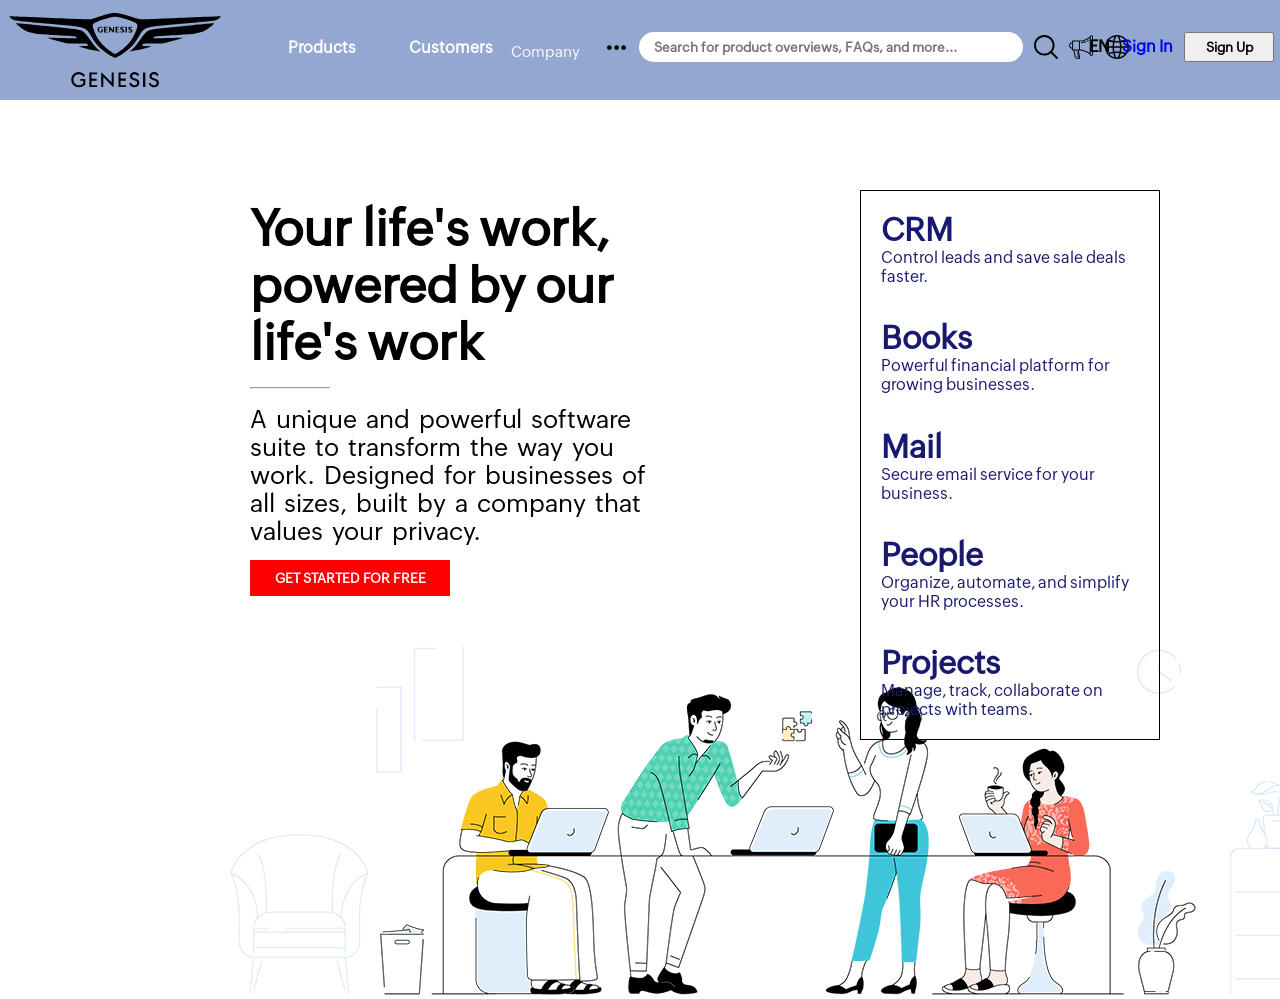
<file: index.html>
<!doctype html>
<html>
  <head>
    <meta
      charset="UTF-8"
      name="viewport"
      content="width=device-width, initial-scale=1"
    />
    <link rel="canonical" href="https://www.genesis.com/" />
    <meta
      property="og:title"
      content="Genesis | Cloud Software Suite for Businesses"
    />
    <meta
      property="og:description"
      content="A unique and powerful software suite for businesses of all sizes. With 55+ applications, Genesis caters to 100 million+ users for their end-to-end business needs."
    />
    <meta property="og:image" content="/resources/logo.svg" />
    <meta property="og:url" content="https://www.genesis.com/" />
    <meta property="og:site_name" content="Genesis" />
    <meta property="og:type" content="website" />
    <meta
      name="twitter:title"
      content="Genesis | Cloud Software Suite for Businesses"
    />
    <meta
      name="twitter:description"
      content="A unique and powerful software suite for businesses of all sizes. With 55+ applications, Genesis caters to 100 million+ users for their end-to-end business needs."
    />
    <meta name="twitter:image" content="/resources/logo.svg" />
    <meta name="twitter:card" content="summary" />
    <meta name="twitter:site" content="@genesis" />

    <title>Genesis | Cloud Software Suite for Business</title>
    <link rel="stylesheet" href="/resources/style.css" />
  </head>

  <body>
    <div class="nav-bar">
      <img src="/resources/svg/logo.svg" id="logo" />
      <ul>
        <a href="#">
          <li>Products</li>
        </a>
        <a href="#">
          <li>Customers</li>
        </a>
        <a href="#">
          <div class="dropdown">
            <button class="dropbtn">Company</button>
            <div class="dropdown-content">
              <a href="#" class="animation">About Us</a>
              <a href="#" class="animation">Our Story</a>
              <a href="#" class="animation">Rural Revival</a>
              <a href=""  class="animation">Press</a>
              <a href=""  class="animation">Events</a>
              <a href=""  class="animation">Careers</a>
              <a href=""  class="animation">Humans of Genesis</a>
              <a href=""  class="animation">The Long Game</a>

            </div>
          </div>
        </a>
      </ul>
      <img src="/resources/svg/three-dots.svg" id="three-dots" />
      <input
        type="text"
        id="search-bar"
        placeholder="Search for product overviews, FAQs, and more..."
      />
      <img src="/resources/svg/magnifying-glass.svg" id="magnifying-glass" />
      <img src="/resources/svg/megaphone.svg" id="announcment" />
      <img src="/resources/svg/globe.svg" id="globe" />
      <p style="margin-top: 37px">EN</p>
      <a style="margin-top: 37px" href="#">Sign In</a>
      <button id="sign-up">Sign Up</button>
    </div>

    <div class="main-body">
      <div class="left-section">
        <h1 id="title-text">
          Your life's work, <br />
          powered by our life's work
        </h1>
        <hr id="red-line" />
        <p id="title-description">
          A unique and powerful software suite to transform the way you work.
          Designed for businesses of all sizes, built by a company that values
          your privacy.
        </p>
        <button id="get-started">GET STARTED FOR FREE</button>
        <img
          style="margin-left: -20px; margin-top: 50px"
          src="/resources/images/cover.png"
        />
      </div>
      <div class="right-section">
        <div class="content">
          <div>
            <h1>CRM</h1>
            <h4>Control leads and save sale deals faster.</h4>
          </div>
          <div>
            <h1>Books</h1>
            <h4>Powerful financial platform for growing businesses.</h4>
          </div>
          <div>
            <h1>Mail</h1>
            <h4>Secure email service for your business.</h4>
          </div>
          <div>
            <h1>People</h1>
            <h4>Organize, automate, and simplify your HR processes.</h4>
          </div>
          <div>
            <h1>Projects</h1>
            <h4>Manage, track, collaborate on projects with teams.</h4>
          </div>
        </div>
      </div>
    </div>
    
  </body>
</html>
</file>
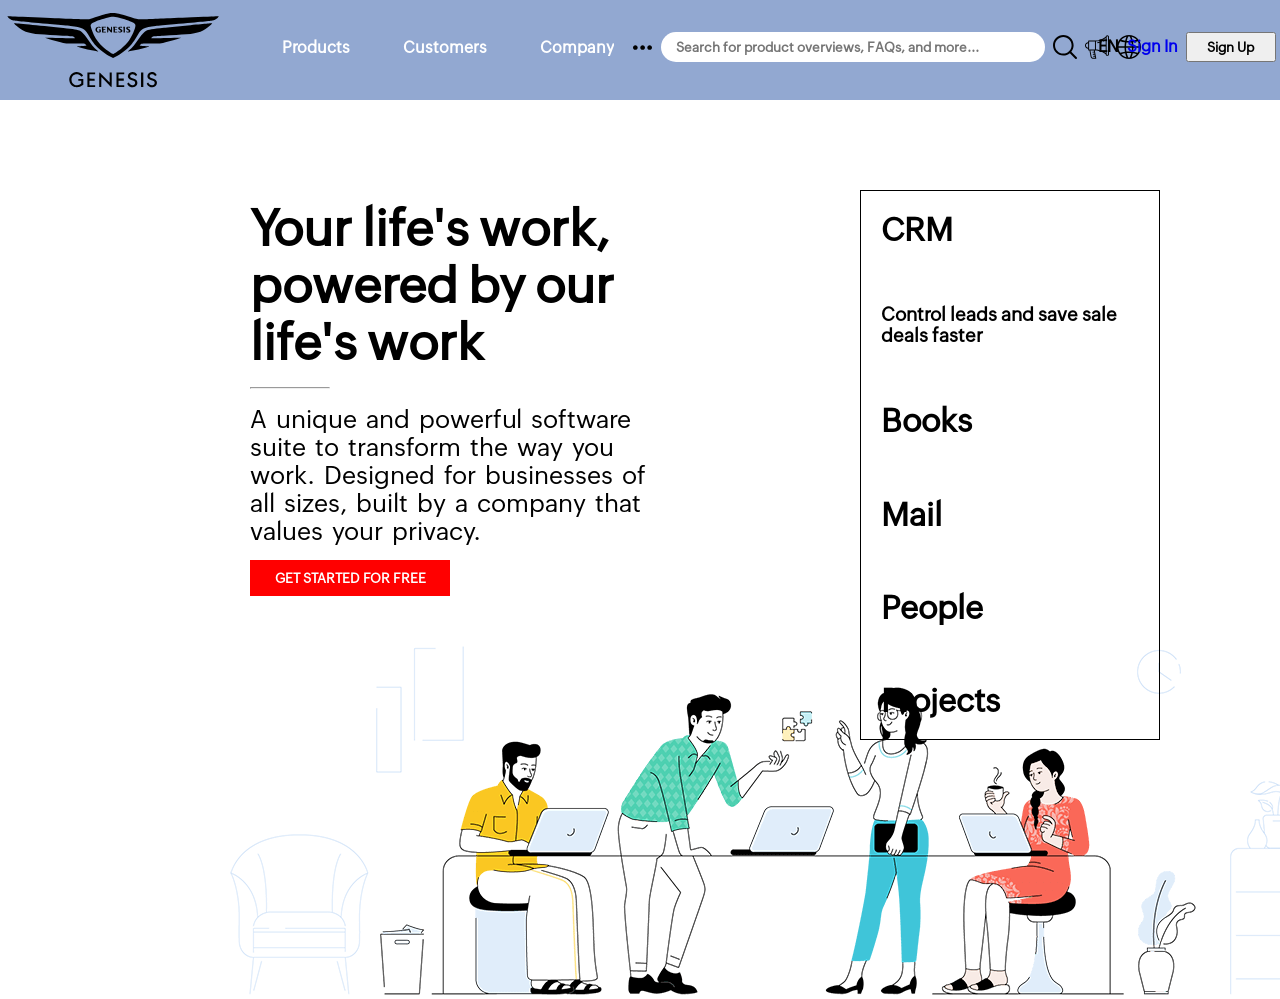
<file: main.html>
<!doctype html>
<html>
  <head>
    <meta
      charset="UTF-8"
      name="viewport"
      content="width=device-width, initial-scale=1"
    />
    <link rel="canonical" href="https://www.genesis.com/" />
    <meta
      property="og:title"
      content="Genesis | Cloud Software Suite for Businesses"
    />
    <meta
      property="og:description"
      content="A unique and powerful software suite for businesses of all sizes. With 55+ applications, Genesis caters to 100 million+ users for their end-to-end business needs."
    />
    <meta property="og:image" content="resources/logo.svg" />
    <meta property="og:url" content="https://www.genesis.com/" />
    <meta property="og:site_name" content="Genesis" />
    <meta property="og:type" content="website" />
    <meta
      name="twitter:title"
      content="Genesis | Cloud Software Suite for Businesses"
    />
    <meta
      name="twitter:description"
      content="A unique and powerful software suite for businesses of all sizes. With 55+ applications, Genesis caters to 100 million+ users for their end-to-end business needs."
    />
    <meta name="twitter:image" content="resources/logo.svg" />
    <meta name="twitter:card" content="summary" />
    <meta name="twitter:site" content="@genesis" />

    <title>Genesis | Cloud Software Suite for Businesses</title>
    <link rel="stylesheet" href="resources/style.css" />
  </head>

  <body>
    <div class="nav-bar">
      <img src="resources/svg/logo.svg" id="logo" />
      <ul>
        <a href="#">
          <li>Products</li>
        </a>
        <a href="#">
          <li>Customers</li>
        </a>
        <a href="#">
          <li>Company</li>
        </a>
      </ul>
      <img src="resources/svg/three-dots.svg" id="three-dots" />
      <input
        type="text"
        id="search-bar"
        placeholder="Search for product overviews, FAQs, and more..."
      />
      <img src="resources/svg/magnifying-glass.svg" id="magnifying-glass" />
      <img src="resources/svg/megaphone.svg" id="announcment" />
      <img src="resources/svg/globe.svg" id="globe" />
      <p style="margin-top: 37px">EN</p>
      <a style="margin-top: 37px" href="#">Sign In</a>
      <button id="sign-up">Sign Up</button>
    </div>

    <div class="main-body">
      <div class="left-section">
        <h1 id="title-text">
          Your life's work, <br />
          powered by our life's work
        </h1>
        <hr id="red-line" />
        <p id="title-description">
          A unique and powerful software suite to transform the way you work.
          Designed for businesses of all sizes, built by a company that values
          your privacy.
        </p>
        <button id="get-started">GET STARTED FOR FREE</button>
        <img
          style="margin-left: -20px; margin-top: 50px"
          src="resources/images/cover.png"
        />
      </div>
      <div class="right-section">
        <div class="content">
          <h1>
            CRM
            <h3>Control leads and save sale deals faster</h3>
          </h1>
          <h1>Books</h1>
          <h1>Mail</h1>
          <h1>People</h1>
          <h1>Projects</h1>
        </div>
      </div>
    </div>
  </body>
</html>
</file>
<file: resources/style.css>
@font-face {
  font-family: Puvi;
  src: url(fonts/Puvi_Regular.woff2);
}
* {
  box-sizing: border-box;
  padding: 0;
  margin: 0;
  /* stylelint-disable-next-line */
  font-family: Puvi;
  font-weight: 800;
  /* color: white; */
}

html,
body {
  width: 100%;
  height: 100%;
}

.nav-bar {
  display: flex;
  flex-direction: row;
  justify-content: space-around;
  width: 100%;
  height: 100px;
  color: black;
  background-color: RGB(146, 168, 209);
  /* background-color: white; */
}

.left-section {
  float: left;
  width: 33%;
  margin-top: 100px;
  margin-left: 250px;
}

.right-section {
  display: flex;
  flex-direction: y;
  float: right;
  width: 25%;
  margin-right: 100px;
}

ul {
  color: black;
  list-style-type: none;
}

li {
  position: relative;
  display: inline-block;
  justify-content: space-around;
  margin-top: 38px;
  margin-left: 50px;
  overflow: hidden;
  color: black;
  background: linear-gradient(
    to right,
    midnightblue,
    midnightblue 50%,
    white 50%
  );
  background-position: 100%;
  -webkit-background-clip: text;
  background-clip: text;
  -webkit-text-fill-color: transparent;
  background-size: 200% 100%;
  transition: background-position 275ms ease;
}
li:hover {
  background-position: 0 100%;
}

a {
  text-decoration: none;
}

#three-dots {
  width: 21px;
  height: 19px;
  margin-top: 38px;
  margin-left: 10px;
}

#search-bar {
  width: 30%;
  height: 30px;
  padding: 5px;
  padding-left: 15px;
  margin-top: 32px;
  border: 0;
  border-radius: 20px;
}

#magnifying-glass {
  height: 24px;
  margin-top: 35px;
}

#announcment {
  height: 24px;
  margin-top: 35px;
}

#globe {
  height: 24px;
  margin-top: 35px;
  margin-right: -51px;
}

#sign-up {
  width: 90px;
  height: 30px;
  margin-top: 32px;
}

#red-line {
  width: 5rem;
  margin: 1em;
  margin-left: 1em;
  margin-left: 0;
  color: red;
}

#get-started {
  width: 200px;
  height: 36px;
  margin-top: 15px;
  color: white;
  background-color: red;
  border: 0px;
}

#title-text {
  font-size: 50px;
}

#title-description {
  font-size: 25px;
  font-weight: 100;
  word-spacing: 4px;
}

.content {
  display: flex;
  flex-direction: column;
  justify-content: space-between;
  width: 300px;
  height: 550px;
  padding: 20px;
  margin-top: 90px;
  border: 1px solid black;
}

h4 {
  font-weight: 100;
}
.content > div {
  overflow: hidden;
  color: black;
  background: linear-gradient(
    to right,
    /* #6b5b95 50%, */ RGB(146, 168, 209),
    midnightblue 50%,
    midnightblue
  );
  background-color: black;
  background-position: 100%;
  -webkit-background-clip: text;
  background-clip: text;
  -webkit-text-fill-color: transparent;
  background-size: 200% 100%;
  transition: background-position 275ms ease;
}
.content > div:hover {
  background-position: 0 100%;
}
.dropbtn {
  padding: 5px;
  margin-bottom: 50px;
  margin-left: 10px;
  font-size: 15px;
  font-weight: 10;
  color: rgb(255, 251, 251);
  background-color: #92a8d1;
  border: none;
}

/* The container <div> - needed to position the dropdown content */
.dropdown {
  position: relative;
  display: inline-block;
}

/* Dropdown Content (Hidden by Default) */
.dropdown-content {
  position: absolute;
  z-index: 1;
  display: none;
  min-width: 160px;
  background-color: rgb(202, 197, 197);
  box-shadow: 0px 8px 16px 0px rgba(11, 11, 11, 0.2);
}

/* Links inside the dropdown */
.dropdown-content a {
  display: block;
  padding: 12px 16px;
  color: rgb(254, 250, 250);
  text-decoration: none;
}

/* Change color of dropdown links on hover */
.dropdown-content a:hover {
  background-color: #92a8d1;
}

/* Show the dropdown menu on hover */
.dropdown:hover .dropdown-content {
  display: block;
}

/* Change the background color of the dropdown button when the dropdown content is shown */
.dropdown:hover .dropbtn {
  background-color: #92a8d1;
}
</file>
